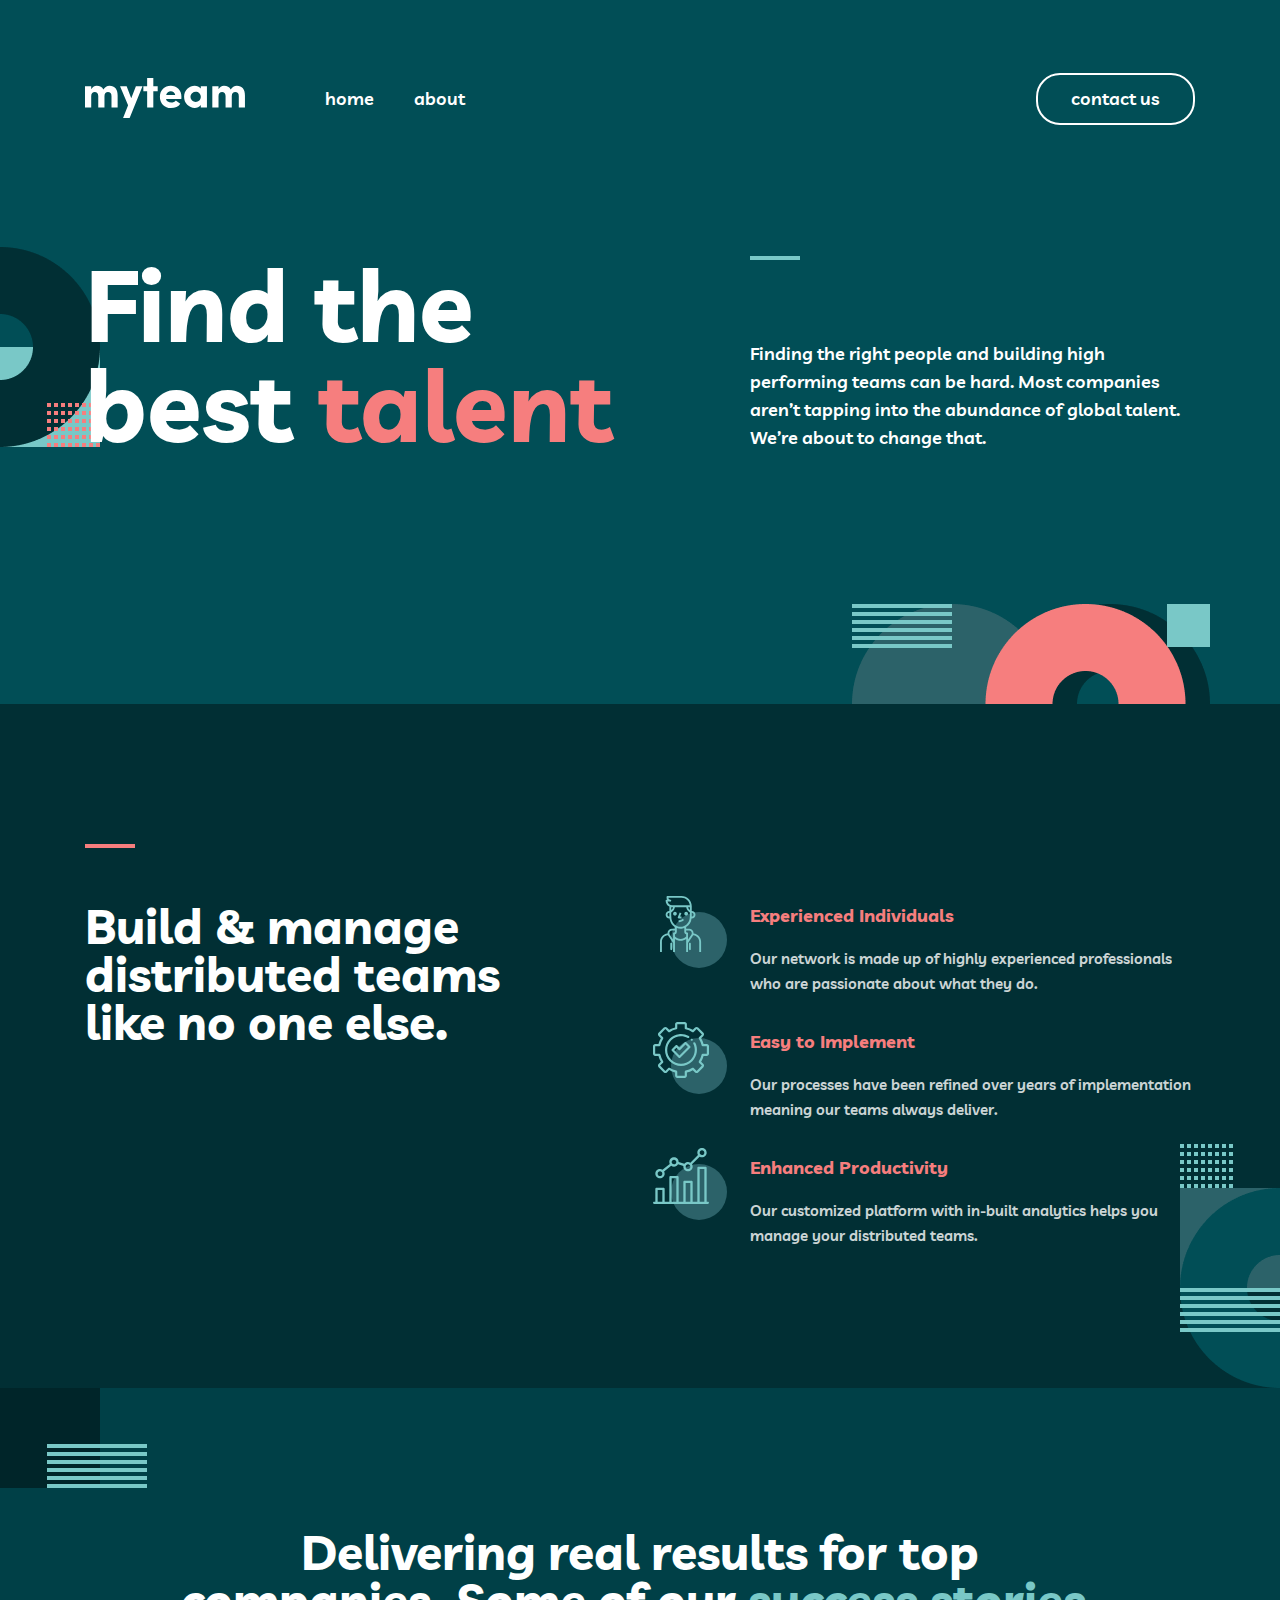
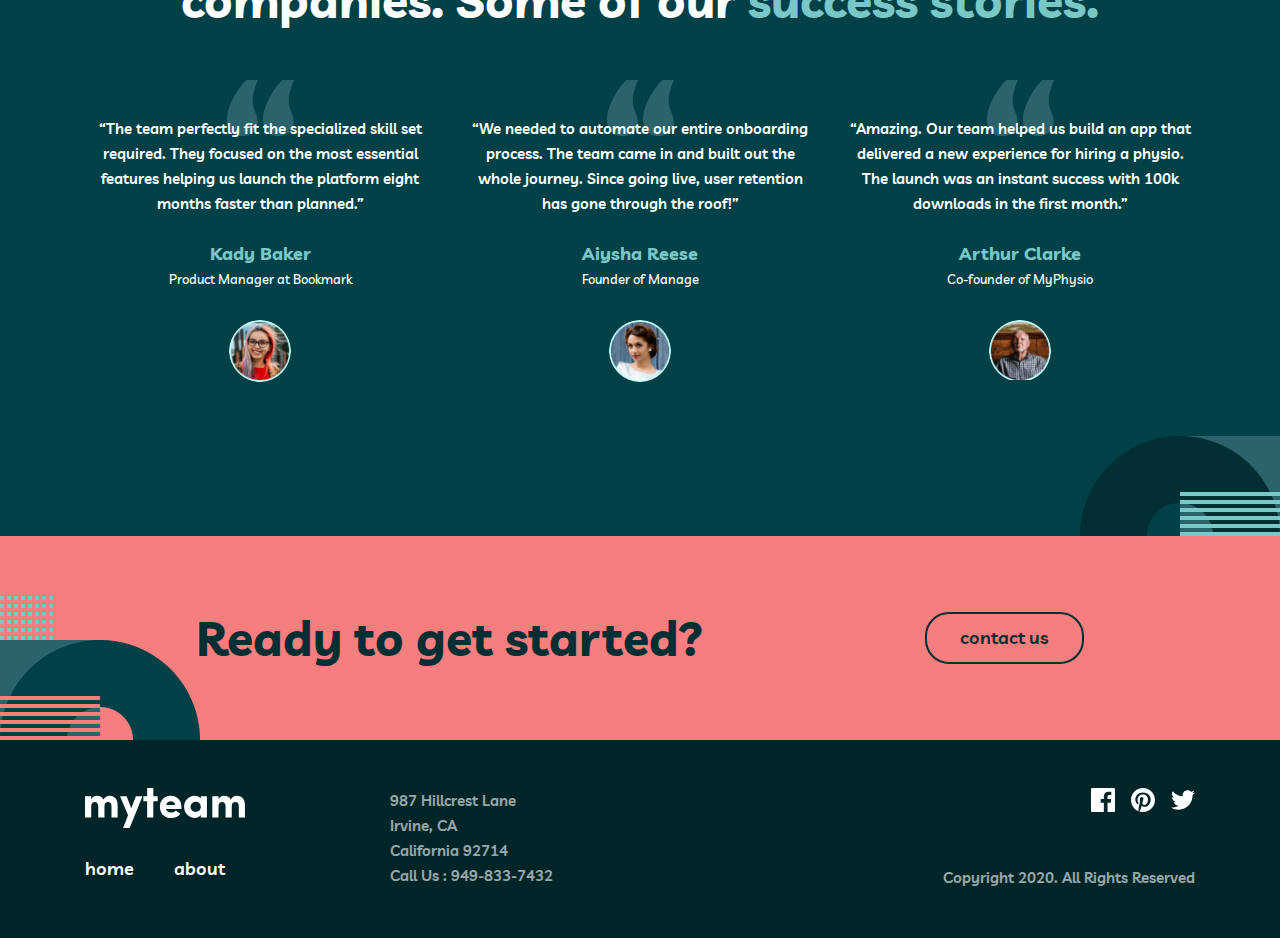
<file: index.html>
<!DOCTYPE html>
<html lang="en">

<head>
  <meta charset="UTF-8" />
  <meta http-equiv="X-UA-Compatible" content="IE=edge" />
  <meta name="viewport" content="width=device-width, initial-scale=1.0" />
  <title>Home</title>
  <link rel="stylesheet" href="./css/style.css" />
</head>

<body>
  <!-- HEADER -->

  <header class="header" id="header">
    <div class="container">
      <a href="#" class="logo"><img src="./images/myteam.svg" alt="logo" class="logo_img"></a>
      <nav class="nav">
        <ul class="nav__ul">
          <li class="nav__list"><a href="index.html" class="nav__link">home</a></li>
          <li class="nav__list"><a href="about.html" class="nav__link">about</a></li>
        </ul>
      </nav>
      <a href="contact.html" class="btn btn--header">contact us</a>
      <input class="header__input" type="checkbox" id="check">
      <label class="header__label" for="check">
        <span class="header__hamburger"></span>
      </label>
      <div class="modal">
        <div class="modal__body">
          <nav class="modal__nav">
            <ul class="modal__ul">
              <li class="modal__list"><a href="index.html" class="modal__link">home</a></li>
              <li class="modal__list"><a href="about.html" class="modal__link">about</a></li>
            </ul>
          </nav>
          <a href="contact.html" class="btn modal__btn">contact us</a>
          <!-- <a class="modal__x" href="#">&times;</a> -->
        </div>
      </div>
    </div>
  </header>

  <!-- MAIN -->

  <main class="main">
    <!-- section1 TALENT -->

    <section class="talent">
      <div class="container">
        <h1 class="talent__h1">Find the best <span class="talent__span">talent</span></h1>
        <p class="talent__p">Finding the right people and building high performing teams can be hard. Most companies
          aren’t tapping into the abundance of global talent. We’re about to change that.</p>
      </div>
    </section>

    <!-- section2 BUILD -->

    <section class="build">
      <div class="container">
        <h3 class="h3 h3--build">
          Build & manage distributed teams like no one else.
        </h3>
        <ul class="build__ul">
          <li class="build__list build__list-toxir">
            <a href="#" class="build__link">
              <img class="build__link-img" src="./images/toxir.svg" alt="toxir">
              <span class="build__text">
                <span class="p-18 p-18--build">Experienced
                  Individuals
                </span>
                <span class="p-15 p-15--build">Our network is made up of highly experienced professionals who are
                  passionate about what they do.
                </span>
              </span>
            </a>
          </li>

          <li class="build__list build__list-nastroyka">
            <a href="#" class="build__link">
              <img class="build__link-img" src="./images/nastroyka.svg" alt="toxir">
              <span class="build__text">
                <span class="p-18 p-18--build">Easy to
                  Implement
                </span>
                <span class="p-15 p-15--build">Our processes have been refined over years of implementation meaning our
                  teams always deliver.
                </span>
              </span>
            </a>
          </li>

          <li class="build__list build__list-enhanced">
            <a href="#" class="build__link">
              <img class="build__link-img" src="./images/enhanced.svg" alt="toxir">
              <span class="build__text">
                <span class="p-18 p-18--build">Enhanced
                  Productivity
                </span>
                <span class="p-15 p-15--build">Our customized platform with in-built analytics helps you manage your
                  distributed teams.
                </span>
              </span>
            </a>
          </li>
        </ul>
      </div>
    </section>

    <!-- section 3 SUCCESS -->

    <section class="success">
      <div class="container">
        <h3 class="h3 h3--success">
          Delivering real results for top companies. Some of our <span class="h3--success__span"> success
            stories.</span>
        </h3>

        <div class="boxs">
          <a class="box box--setora" href="#">
            <span class="p-15 p-15--success">
              “The team perfectly fit the specialized skill set required. They focused on the most essential features
              helping us launch the platform eight months faster than planned.”
            </span>
            <span class="p-18 p-18--success">
              Kady Baker
            </span>
            <span class="box__p-13">Product Manager at Bookmark</span>
          </a>

          <a class="box box--malika" href="#">
            <span class="p-15 p-15--success">
              “We needed to automate our entire onboarding process. The team came in and built out the whole journey.
              Since going live, user retention has gone through the roof!”
            </span>
            <span class="p-18 p-18--success">
              Aiysha Reese
            </span>
            <span class="box__p-13">Founder of Manage</span>
          </a>

          <a class="box box--jek" href="#">
            <span class="p-15 p-15--success">
              “Amazing. Our team helped us build an app that delivered a new experience for hiring a physio. The launch
              was an instant success with 100k downloads in the first month.”
            </span>
            <span class="p-18 p-18--success">
              Arthur Clarke
            </span>
            <span class="box__p-13">Co-founder of MyPhysio</span>
          </a>
        </div>
      </div>
    </section>

    <!-- section 4 STARTED -->

    <section class="started">
      <div class="container">
        <h3 class="h3 h3--started">
          Ready to get started?
        </h3>
        <a href="#" class="btn btn--started">contact us</a>
      </div>
    </section>
  </main>

  <!-- FOOTER -->

  <footer class="footer">
    <div class="container">
      <div class="footer__left">
        <div class="logo-nav">
          <a href="#" class="logo"><img src="./images/myteam.svg" alt="logo" class="logo_img"></a>
          <nav class="nav nav--footer">
            <ul class="nav__ul">
              <li class="nav__list nav__list-1"><a href="#" class="nav__link">home</a></li>
              <li class="nav__list"><a href="#" class="nav__link">about</a></li>
            </ul>
          </nav>
        </div>

        <address class="p-15 p-15--footer">
          987 Hillcrest Lane <br> Irvine, CA <br> California 92714
          <a class="tell" href="tel:9498337432"> Call Us : 949-833-7432</a>
        </address>
      </div>

      <div class="footer__communication">
        <ul class="footer__ul">
          <li class="footer__list"><a href="#" class="footer__link"><img src="./images/facebook.svg" alt="rasm"
                class="footer__img"></a></li>
          <li class="footer__list"><a href="#" class="footer__link"><img src="./images/q.svg" alt="rasm"
                class="footer__img"></a></li>
          <li class="footer__list"><a href="#" class="footer__link"><img src="./images/twitter.svg" alt="rasm"
                class="footer__img"></a></li>
        </ul>

        <div class="p-15 p-15--communication">
          Copyright 2020. All Rights Reserved
        </div>
      </div>
    </div>
  </footer>
  <script src="./scripts/script.js"></script>
</body>

</html>
</file>
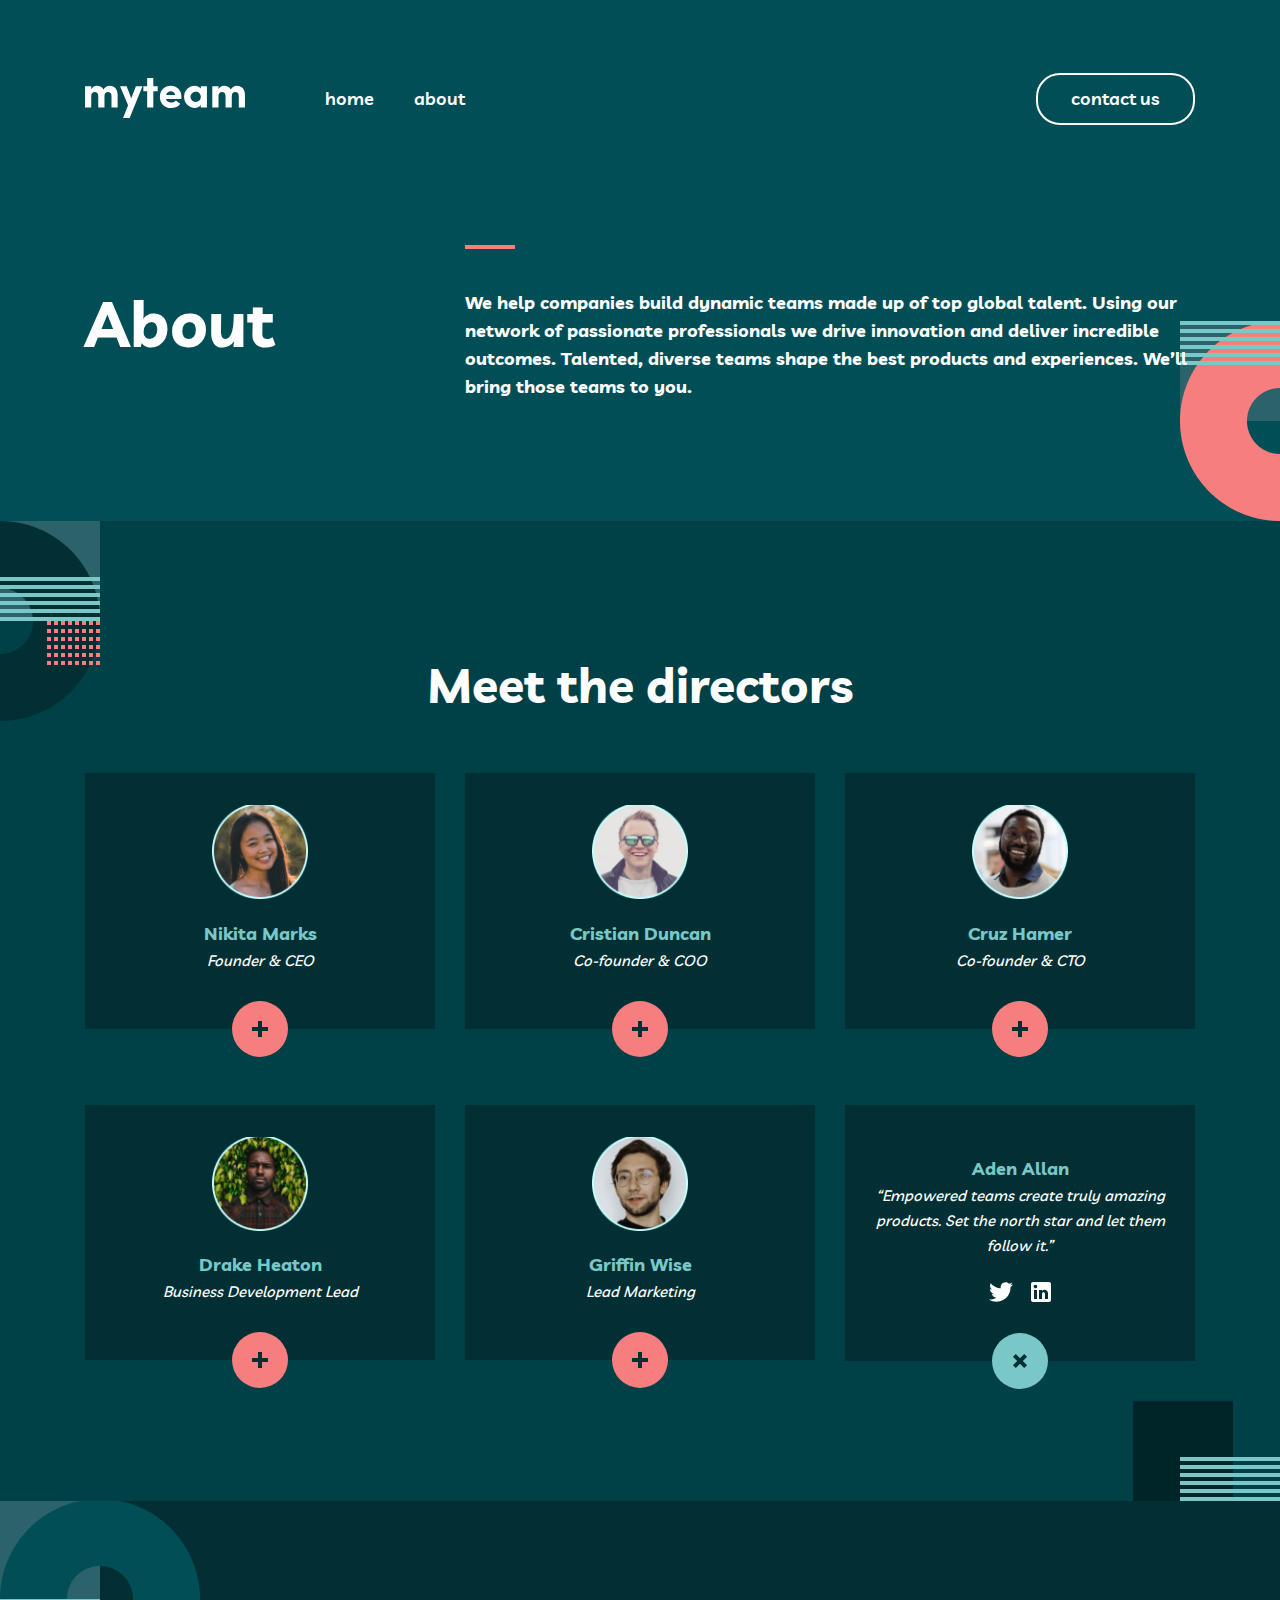
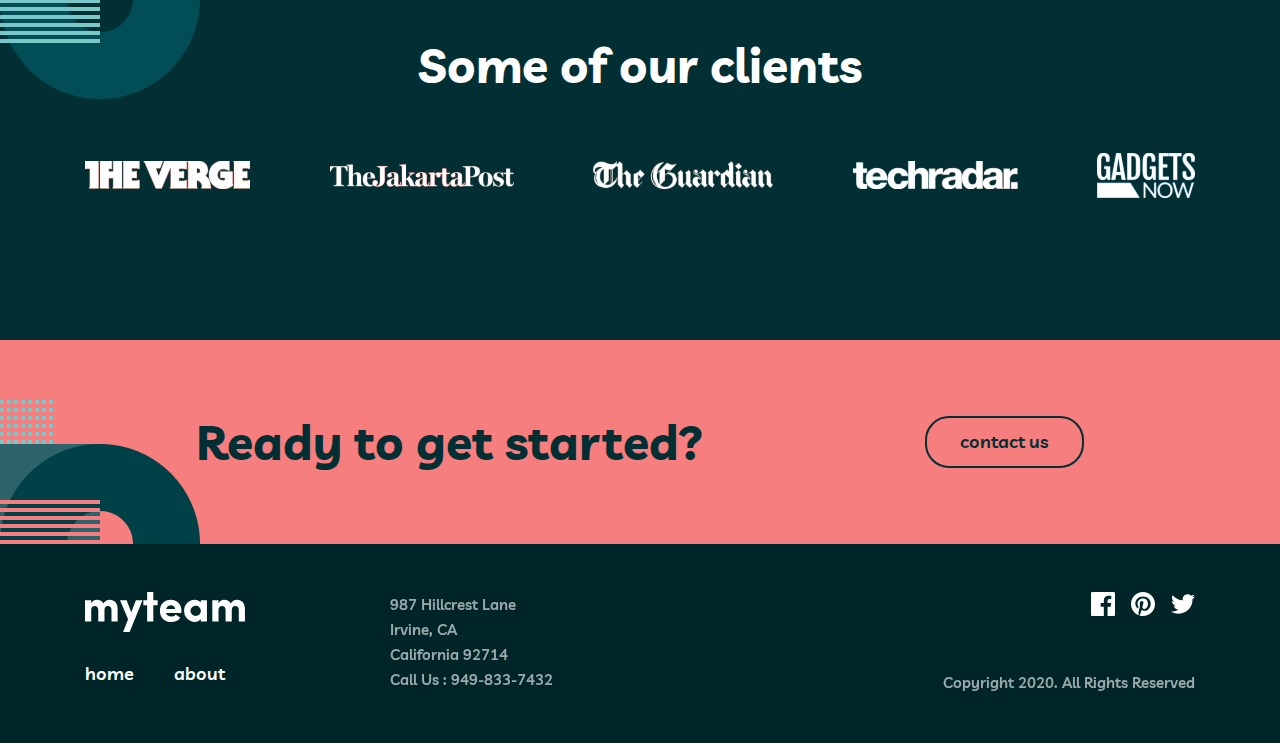
<file: about.html>
<!DOCTYPE html>
<html lang="en">

<head>
  <meta charset="UTF-8" />
  <meta http-equiv="X-UA-Compatible" content="IE=edge" />
  <meta name="viewport" content="width=device-width, initial-scale=1.0" />
  <title>About</title>
  <link rel="stylesheet" href="./css/style.css" />
</head>

<body>
  <!-- HEADER -->

  <header class="header">
    <div class="container">
      <a href="#" class="logo"><img src="./images/myteam.svg" alt="logo" class="logo_img"></a>
      <nav class="nav">
        <ul class="nav__ul">
          <li class="nav__list"><a href="index.html" class="nav__link">home</a></li>
          <li class="nav__list"><a href="about.html" class="nav__link">about</a></li>
        </ul>
      </nav>
      <a href="contact.html" class="btn btn--header">contact us</a>
      <input class="header__input" type="checkbox" id="check">
      <label class="header__label" for="check">
        <span class="header__hamburger"></span>
      </label>
      <div class="modal">
        <div class="modal__body">
          <nav class="modal__nav">
            <ul class="modal__ul">
              <li class="modal__list"><a href="#" class="modal__link">home</a></li>
              <li class="modal__list"><a href="#" class="modal__link">about</a></li>
            </ul>
          </nav>
          <a href="#" class="btn modal__btn">contact us</a>
          <!-- <a class="modal__x" href="#">&times;</a> -->
        </div>
      </div>
    </div>
  </header>

  <!-- MAIN -->

  <main class="main">

    <!-- section 1 ABOUT -->

    <section class="about">
      <div class="container">
        <h2 class="h2 h2--about">
          About
        </h2>
        <p class="p-18 p-18--about">
          We help companies build dynamic teams made up of top global talent. Using our network of passionate
          professionals we drive innovation and deliver incredible outcomes. Talented, diverse teams shape the best
          products and experiences. We’ll bring those teams to you.
        </p>
      </div>
    </section>

    <!-- section 2 MEET THE DIRECTORS -->

    <section class="meet">
      <div class="container">
        <h3 class="h3 h3--about-meet">
          Meet the directors
        </h3>
        <div class="directors">
          <a class="director director--nikita" href="#">
            <span class="p-18 p-18--about-meet">Nikita Marks</span>
            <span class="p-15 p-15--about-meet">Founder & CEO</span>
            <span class="dumaloq"></span>
          </a>

          <a class="director director--cristian" href="#">
            <span class="p-18 p-18--about-meet">Cristian Duncan</span>
            <span class="p-15 p-15--about-meet">Co-founder & COO</span>
            <span class="dumaloq"></span>
          </a>

          <a class="director director--cruz" href="#">
            <span class="p-18 p-18--about-meet">Cruz Hamer</span>
            <span class="p-15 p-15--about-meet">Co-founder & CTO</span>
            <span class="dumaloq"></span>
          </a>

          <a class="director director--drake" href="#">
            <span class="p-18 p-18--about-meet">Drake Heaton</span>
            <span class="p-15 p-15--about-meet">Business Development Lead</span>
            <span class="dumaloq"></span>
          </a>

          <a class="director director--griffin" href="#">
            <span class="p-18 p-18--about-meet">Griffin Wise</span>
            <span class="p-15 p-15--about-meet">Lead Marketing</span>
            <span class="dumaloq"></span>
          </a>

          <a class="director director--aden" href="#">
            <span class="p-18 p-18--about-meet">Aden Allan</span>
            <span class="p-15 p-15--about-meet">“Empowered teams create truly amazing products. Set the north star and
              let them follow it.”
            </span>
            <span class="img">
              <img class="img__twitter" src="./images/twitter.svg" alt="twitter">
              <img class="img__in" src="./images/in.svg" alt="in">
            </span>
            <span class="dumaloq dumaloq--aden"></span>
          </a>
        </div>
      </div>
    </section>

    <!-- section3 CLIENTS-LOGO -->

    <section class="clients">
      <div class="container">
        <h3 class="h3">
          Some of our clients
        </h3>

        <ul class="clients__ul">
          <li class="clients__list">
            <a href="#" class="clients__link">
              <img class="clients__img-logo-1" src="./images/logo-1.svg" alt="logo">
            </a>
          </li>

          <li class="clients__list">
            <a href="#" class="clients__link">
              <img class="clients__img-logo-2" src="./images/logo-2.svg" alt="logo">
            </a>
          </li>

          <li class="clients__list">
            <a href="#" class="clients__link">
              <img class="clients__img-logo-3" src="./images/logo-3.svg" alt="logo">
            </a>
          </li>

          <li class="clients__list">
            <a href="#" class="clients__link">
              <img class="clients__img-logo-4" src="./images/logo-4.svg" alt="logo">
            </a>
          </li>

          <li class="clients__list">
            <a href="#" class="clients__link">
              <img class="clients__img-logo-5" src="./images/logo-5.svg" alt="logo">
            </a>
          </li>
        </ul>
      </div>
    </section>
    <!-- section 4 STARTED -->

    <section class="started">
      <div class="container">
        <h3 class="h3 h3--started">
          Ready to get started?
        </h3>
        <a href="#" class="btn btn--started">contact us</a>
      </div>
    </section>
  </main>

  <!-- FOOTER -->

  <footer class="footer">
    <div class="container">
      <div class="footer__left">
        <div class="logo-nav">
          <a href="#" class="logo"><img src="./images/myteam.svg" alt="logo" class="logo_img"></a>
          <nav class="nav nav--footer">
            <ul class="nav__ul">
              <li class="nav__list nav__list-1"><a href="#" class="nav__link">home</a></li>
              <li class="nav__list"><a href="#" class="nav__link">about</a></li>
            </ul>
          </nav>
        </div>

        <address class="p-15 p-15--footer">
          987 Hillcrest Lane <br> Irvine, CA <br> California 92714
          <a class="tell" href="tel:9498337432"> Call Us : 949-833-7432</a>
        </address>
      </div>

      <div class="footer__communication">
        <ul class="footer__ul">
          <li class="footer__list"><a href="#" class="footer__link"><img src="./images/facebook.svg" alt="rasm"
                class="footer__img"></a></li>
          <li class="footer__list"><a href="#" class="footer__link"><img src="./images/q.svg" alt="rasm"
                class="footer__img"></a></li>
          <li class="footer__list"><a href="#" class="footer__link"><img src="./images/twitter.svg" alt="rasm"
                class="footer__img"></a></li>
        </ul>

        <div class="p-15 p-15--communication">
          Copyright 2020. All Rights Reserved
        </div>
      </div>
    </div>
  </footer>
  <script src="./scripts/script.js"></script>
</body>

</html>
</file>
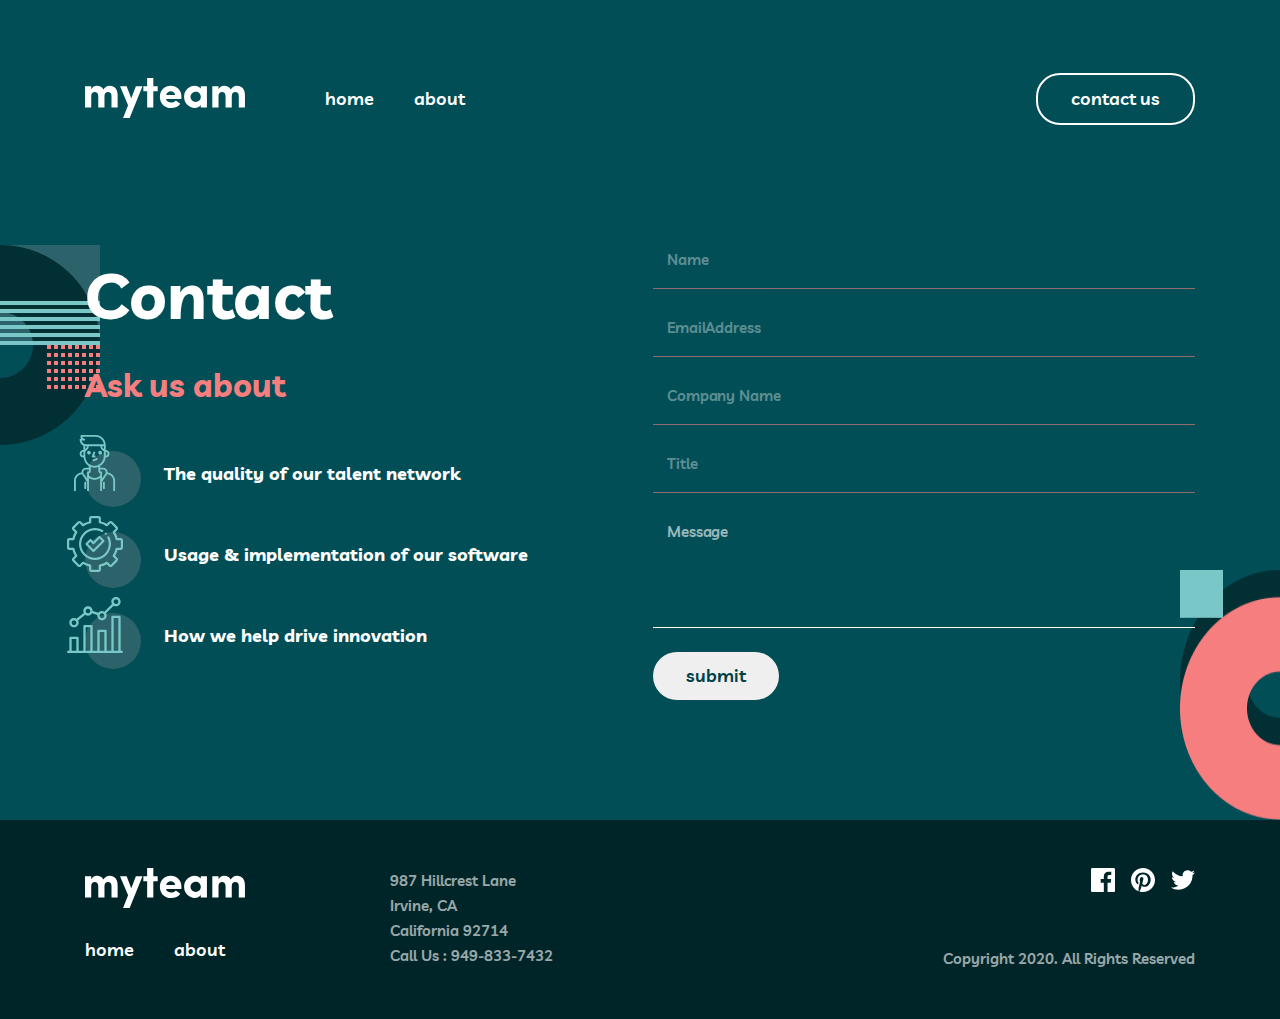
<file: contact.html>
<!DOCTYPE html>
<html lang="en">

<head>
  <meta charset="UTF-8" />
  <meta http-equiv="X-UA-Compatible" content="IE=edge" />
  <meta name="viewport" content="width=device-width, initial-scale=1.0" />
  <title>Contact</title>
  <link rel="stylesheet" href="./css/style.css" />
</head>

<body>
  <!-- HEADER -->

  <header class="header">
    <div class="container">
      <a href="#" class="logo"><img src="./images/myteam.svg" alt="logo" class="logo_img"></a>
      <nav class="nav">
        <ul class="nav__ul">
          <li class="nav__list"><a href="index.html" class="nav__link">home</a></li>
          <li class="nav__list"><a href="about.html" class="nav__link">about</a></li>
        </ul>
      </nav>
      <a href="contact.html" class="btn btn--header">contact us</a>
      <input class="header__input" type="checkbox" id="check">
      <label class="header__label" for="check">
        <span class="header__hamburger"></span>
      </label>
      <div class="modal">
        <div class="modal__body">
          <nav class="modal__nav">
            <ul class="modal__ul">
              <li class="modal__list"><a href="index.html" class="modal__link">home</a></li>
              <li class="modal__list"><a href="about.html" class="modal__link">about</a></li>
            </ul>
          </nav>
          <a href="contact.html" class="btn modal__btn">contact us</a>
          <!-- <a class="modal__x" href="#">&times;</a> -->
        </div>
      </div>
    </div>
  </header>

  <!-- MAIN -->

  <main class="main">

    <section class="contact">
      <div class="container">
        <div class="contact__left">
          <h2 class="h2">Contact</h2>
          <h4 class="h4">Ask us about</h4>
          <ul class="build__ul">
            <li class="build__list build__list-toxir build__list-contact">
              <a href="#" class="build__link build__link-contact">
                <img class="build__link-img build__link-img-contact" src="./images/toxir.svg" alt="toxir">
                <span class="p-18 p-18--contact">
                  The quality of our talent network
                </span>
              </a>
            </li>

            <li class="build__list build__list-nastroyka build__list-contact">
              <a href="#" class="build__link build__link-contact">
                <img class="build__link-img build__link-img-contact" src="./images/nastroyka.svg" alt="toxir">
                <span class="p-18 p-18--contact">
                  Usage & implementation of our software
                </span>
              </a>
            </li>

            <li class="build__list build__list-enhanced build__list-contact">
              <a href="#" class="build__link build__link-contact">
                <img class="build__link-img build__link-img-contact" src="./images/enhanced.svg" alt="toxir">
                <span class="p-18 p-18--contact">
                  How we help drive innovation
                </span>
              </a>
            </li>
          </ul>
        </div>

        <form action="http://echo." class="contact__right">
          <input class="contact__input" type="name" name="name" placeholder="Name" minlength="3" required>
          <input class="contact__input" type="email" name="email" placeholder="EmailAddress" required>
          <input class="contact__input" type="text" name="company_name" placeholder="Company Name" minlength="5"
            required>
          <input class="contact__input" type="text" name="title" placeholder="Title" minlength="5" required>
          <textarea class="contact__input contact__input-textarea" name="message" minlength="10" id=""
            placeholder="Message"></textarea>
          <button class="btn btn--form" type="submit">submit</button>
        </form>
      </div>
    </section>

  </main>

  <!-- FOOTER -->

  <footer class="footer">
    <div class="container">
      <div class="footer__left">
        <div class="logo-nav">
          <a href="#" class="logo"><img src="./images/myteam.svg" alt="logo" class="logo_img"></a>
          <nav class="nav nav--footer">
            <ul class="nav__ul">
              <li class="nav__list nav__list-1"><a href="#" class="nav__link">home</a></li>
              <li class="nav__list"><a href="#" class="nav__link">about</a></li>
            </ul>
          </nav>
        </div>

        <address class="p-15 p-15--footer">
          987 Hillcrest Lane <br> Irvine, CA <br> California 92714
          <a class="tell" href="tel:9498337432"> Call Us : 949-833-7432</a>
        </address>
      </div>

      <div class="footer__communication">
        <ul class="footer__ul">
          <li class="footer__list"><a href="#" class="footer__link"><img src="./images/facebook.svg" alt="rasm"
                class="footer__img"></a></li>
          <li class="footer__list"><a href="#" class="footer__link"><img src="./images/q.svg" alt="rasm"
                class="footer__img"></a></li>
          <li class="footer__list"><a href="#" class="footer__link"><img src="./images/twitter.svg" alt="rasm"
                class="footer__img"></a></li>
        </ul>

        <div class="p-15 p-15--communication">
          Copyright 2020. All Rights Reserved
        </div>
      </div>
    </div>
  </footer>
  <script src="./scripts/script.js"></script>
</body>

</html>
</file>
<file: css/style.css>
/* livvic-600 - latin */
@font-face {
  font-family: 'Livvic';
  font-style: normal;
  font-weight: 600;
  src: local(""), url("../fonts/livvic-v8-latin-600.woff2") format("woff2"), url("../fonts/livvic-v8-latin-600.woff") format("woff");
  /* Chrome 6+, Firefox 3.6+, IE 9+, Safari 5.1+ */ }

/* livvic-500 - latin */
@font-face {
  font-family: 'Livvic';
  font-style: normal;
  font-weight: 500;
  src: local(""), url("../fonts/livvic-v8-latin-500.woff2") format("woff2"), url("../fonts/livvic-v8-latin-500.woff") format("woff");
  /* Chrome 6+, Firefox 3.6+, IE 9+, Safari 5.1+ */ }

/* livvic-700 - latin */
@font-face {
  font-family: 'Livvic';
  font-style: normal;
  font-weight: 700;
  src: local(""), url("../fonts/livvic-v8-latin-700.woff2") format("woff2"), url("../fonts/livvic-v8-latin-700.woff") format("woff");
  /* Chrome 6+, Firefox 3.6+, IE 9+, Safari 5.1+ */ }

*,
* ::after,
* ::before {
  margin: 0;
  padding: 0;
  box-sizing: inherit; }

html {
  box-sizing: border-box;
  scroll-behavior: smooth;
  font-size: 62.5%; }

body {
  font-family: "Livvic", sans-serif; }

.container {
  max-width: 1140px;
  margin-right: auto;
  margin-left: auto;
  padding: 0 15px; }

.header .container, .nav__ul {
  display: flex;
  align-items: center; }

.talent .container, .boxs, .about .container, .directors, .clients__ul {
  display: flex;
  align-items: center;
  justify-content: space-between; }

body {
  background-color: red; }

.visually-hidden {
  clip: rect(0 0 0 0);
  -webkit-clip-path: inset(50%);
  clip-path: inset(50%);
  height: 1px;
  overflow: hidden;
  position: absolute;
  white-space: nowrap;
  width: 1px; }

.h3 {
  font-weight: bold;
  font-size: 4.8rem;
  line-height: 4.8rem; }
  @media only screen and (max-width: 56.25em) {
    .h3 {
      font-size: 3.2rem;
      line-height: 3.2rem; } }
  .h3--build {
    width: 44.5rem;
    position: relative; }
    @media only screen and (max-width: 56.25em) {
      .h3--build {
        margin-bottom: 6.4rem; } }
    @media only screen and (max-width: 37.5em) {
      .h3--build {
        width: 24rem;
        margin-bottom: 5.6rem;
        margin-bottom: 7.2rem; } }
    .h3--build::before {
      position: absolute;
      top: -5.8rem;
      left: 0;
      content: "";
      display: inline-block;
      width: 5rem;
      height: 4px;
      background-color: #F67E7E; }
  .h3--success {
    width: 93.2rem;
    margin-right: auto;
    margin-left: auto; }
    @media only screen and (max-width: 56.25em) {
      .h3--success {
        width: 57.3rem; } }
    @media only screen and (max-width: 37.5em) {
      .h3--success {
        width: 32.7rem; } }
    .h3--success__span {
      color: #79C8C7; }
  .h3--started {
    color: #012F34; }
    @media only screen and (max-width: 37.5em) {
      .h3--started {
        width: 32.7rem;
        text-align: center;
        margin-bottom: 2.4rem; } }

.p-18 {
  font-weight: bold;
  font-size: 1.8rem;
  line-height: 2.8rem;
  display: block; }
  @media only screen and (max-width: 56.25em) {
    .p-18 {
      font-size: 1.5rem; } }
  .p-18--build {
    color: #F67E7E;
    margin-bottom: 1.6rem; }
    @media only screen and (max-width: 37.5em) {
      .p-18--build {
        margin-bottom: .8rem; } }
  .p-18--success {
    margin-bottom: .2rem;
    color: #79C8C7; }
    @media only screen and (max-width: 56.25em) {
      .p-18--success {
        font-size: 1.8rem; } }
  .p-18--about {
    width: 73rem; }
    @media only screen and (max-width: 56.25em) {
      .p-18--about {
        width: 46rem; } }
    @media only screen and (max-width: 37.5em) {
      .p-18--about {
        width: 32.7rem;
        margin-left: auto;
        margin-right: auto; } }
    .p-18--about::before {
      content: "";
      display: inline-block;
      width: 5rem;
      height: 0.4rem;
      background-color: #F67E7E;
      display: flex;
      margin-bottom: 4rem; }
      @media only screen and (max-width: 56.25em) {
        .p-18--about::before {
          display: none; } }
    .p-18--about-meet {
      color: #79C8C7;
      width: 30.2rem; }
      @media only screen and (max-width: 56.25em) {
        .p-18--about-meet {
          width: 23.3rem;
          font-size: 1.8rem; } }
      @media only screen and (max-width: 37.5em) {
        .p-18--about-meet {
          margin-left: auto;
          margin-right: auto; } }
  .p-18--contact {
    color: #fff; }
    @media only screen and (max-width: 37.5em) {
      .p-18--contact {
        margin-left: 2.3rem;
        margin-top: -4rem;
        width: 20rem;
        text-align: start; } }

.p-15 {
  font-weight: 600;
  font-size: 1.5rem;
  line-height: 2.5rem;
  color: #fff;
  display: block; }
  .p-15--build {
    opacity: .8; }
  .p-15--success {
    margin-bottom: 2.4rem; }
    @media only screen and (max-width: 56.25em) {
      .p-15--success {
        width: 57.3rem;
        margin-bottom: 1.6rem; } }
    @media only screen and (max-width: 37.5em) {
      .p-15--success {
        width: 32.7rem; } }
  .p-15--footer {
    font-style: normal;
    width: 44.5rem;
    opacity: .6; }
    @media only screen and (max-width: 56.25em) {
      .p-15--footer {
        width: 28rem;
        text-align: end; } }
    @media only screen and (max-width: 37.5em) {
      .p-15--footer {
        text-align: center; } }
  .p-15--communication {
    margin-top: 5.1rem;
    opacity: .6; }
    @media only screen and (max-width: 56.25em) {
      .p-15--communication {
        margin-top: 0; } }
    @media only screen and (max-width: 37.5em) {
      .p-15--communication {
        text-align: center; } }
  .p-15--about-meet {
    font-style: italic;
    font-weight: 500;
    width: 30.2rem; }
    @media only screen and (max-width: 56.25em) {
      .p-15--about-meet {
        width: 23.3rem; } }
    @media only screen and (max-width: 37.5em) {
      .p-15--about-meet {
        margin-left: auto;
        margin-right: auto; } }

.box {
  width: 35rem;
  display: inline-block;
  text-decoration: none;
  padding-top: 3.6rem;
  background-image: url(../images/qoshtirnoq.png);
  background-size: 6.7rem 5.6rem;
  background-repeat: no-repeat;
  background-position: center 0; }
  @media only screen and (max-width: 56.25em) {
    .box {
      width: 57.3rem;
      margin-bottom: 4.8rem; } }
  @media only screen and (max-width: 37.5em) {
    .box {
      width: 32.7rem; } }
  .box::after {
    content: "";
    display: inline-block;
    background-size: contain;
    background-repeat: no-repeat;
    width: 6.2rem;
    height: 6.2rem;
    border-radius: 50%;
    margin-top: 3.2rem; }
    @media only screen and (max-width: 56.25em) {
      .box::after {
        margin-top: 1.6rem; } }
  .box--setora::after {
    background-image: url(../images/setora.png); }
  .box--malika::after {
    background-image: url(../images/malika.png); }
  .box--jek::after {
    background-image: url(../images/jek.png); }

.h2 {
  font-weight: bold;
  font-size: 6.4rem;
  line-height: 10rem;
  color: #fff; }
  @media only screen and (max-width: 56.25em) {
    .h2 {
      margin-bottom: 2.4rem;
      line-height: 5.6rem; } }
  @media only screen and (max-width: 37.5em) {
    .h2 {
      margin-bottom: 1.6rem;
      font-size: 4rem;
      line-height: 4rem; } }

.director {
  text-decoration: none;
  display: block;
  background-color: #012F34;
  padding: 3.2rem 2.4rem 5.6rem 2.4rem;
  margin-bottom: 7.6rem;
  position: relative; }
  @media only screen and (max-width: 37.5em) {
    .director {
      width: 100%;
      margin-bottom: 5.2rem; } }
  .director::before {
    content: "";
    display: inline-block;
    width: 9.6rem;
    height: 9.6rem;
    background-image: url("../images/nikita.png");
    background-size: contain;
    background-repeat: no-repeat;
    margin-bottom: 1.6rem; }
  .director--cristian::before {
    background-image: url(../images/cristian.png); }
  .director--cruz::before {
    background-image: url(../images/cruz.png); }
  .director--drake::before {
    background-image: url(../images/drake.png); }
  .director--griffin::before {
    background-image: url(../images/griffin.png); }
  .director--aden {
    padding-top: 3.9rem; }
    .director--aden::before {
      widows: 0;
      height: 0;
      background-image: none;
      margin-bottom: 0; }

/*! normalize.css v8.0.1 | MIT License | github.com/necolas/normalize.css */
/* Document
   ========================================================================== */
/**
 * 1. Correct the line height in all browsers.
 * 2. Prevent adjustments of font size after orientation changes in iOS.
 */
html {
  line-height: 1.15;
  /* 1 */
  -webkit-text-size-adjust: 100%;
  /* 2 */ }

/* Sections
   ========================================================================== */
/**
 * Remove the margin in all browsers.
 */
body {
  margin: 0; }

/**
 * Render the `main` element consistently in IE.
 */
main {
  display: block; }

/**
 * Correct the font size and margin on `h1` elements within `section` and
 * `article` contexts in Chrome, Firefox, and Safari.
 */
h1 {
  font-size: 2em;
  margin: 0.67em 0; }

/* Grouping content
   ========================================================================== */
/**
 * 1. Add the correct box sizing in Firefox.
 * 2. Show the overflow in Edge and IE.
 */
hr {
  box-sizing: content-box;
  /* 1 */
  height: 0;
  /* 1 */
  overflow: visible;
  /* 2 */ }

/**
 * 1. Correct the inheritance and scaling of font size in all browsers.
 * 2. Correct the odd `em` font sizing in all browsers.
 */
pre {
  font-family: monospace, monospace;
  /* 1 */
  font-size: 1em;
  /* 2 */ }

/* Text-level semantics
   ========================================================================== */
/**
 * Remove the gray background on active links in IE 10.
 */
a {
  background-color: transparent; }

/**
 * 1. Remove the bottom border in Chrome 57-
 * 2. Add the correct text decoration in Chrome, Edge, IE, Opera, and Safari.
 */
abbr[title] {
  border-bottom: none;
  /* 1 */
  text-decoration: underline;
  /* 2 */
  text-decoration: underline dotted;
  /* 2 */ }

/**
 * Add the correct font weight in Chrome, Edge, and Safari.
 */
b,
strong {
  font-weight: bolder; }

/**
 * 1. Correct the inheritance and scaling of font size in all browsers.
 * 2. Correct the odd `em` font sizing in all browsers.
 */
code,
kbd,
samp {
  font-family: monospace, monospace;
  /* 1 */
  font-size: 1em;
  /* 2 */ }

/**
 * Add the correct font size in all browsers.
 */
small {
  font-size: 80%; }

/**
 * Prevent `sub` and `sup` elements from affecting the line height in
 * all browsers.
 */
sub,
sup {
  font-size: 75%;
  line-height: 0;
  position: relative;
  vertical-align: baseline; }

sub {
  bottom: -0.25em; }

sup {
  top: -0.5em; }

/* Embedded content
   ========================================================================== */
/**
 * Remove the border on images inside links in IE 10.
 */
img {
  border-style: none; }

/* Forms
   ========================================================================== */
/**
 * 1. Change the font styles in all browsers.
 * 2. Remove the margin in Firefox and Safari.
 */
button,
input,
optgroup,
select,
textarea {
  font-family: inherit;
  /* 1 */
  font-size: 100%;
  /* 1 */
  line-height: 1.15;
  /* 1 */
  margin: 0;
  /* 2 */ }

/**
 * Show the overflow in IE.
 * 1. Show the overflow in Edge.
 */
button,
input {
  /* 1 */
  overflow: visible; }

/**
 * Remove the inheritance of text transform in Edge, Firefox, and IE.
 * 1. Remove the inheritance of text transform in Firefox.
 */
button,
select {
  /* 1 */
  text-transform: none; }

/**
 * Correct the inability to style clickable types in iOS and Safari.
 */
button,
[type="button"],
[type="reset"],
[type="submit"] {
  -webkit-appearance: button; }

/**
 * Remove the inner border and padding in Firefox.
 */
button::-moz-focus-inner,
[type="button"]::-moz-focus-inner,
[type="reset"]::-moz-focus-inner,
[type="submit"]::-moz-focus-inner {
  border-style: none;
  padding: 0; }

/**
 * Restore the focus styles unset by the previous rule.
 */
button:-moz-focusring,
[type="button"]:-moz-focusring,
[type="reset"]:-moz-focusring,
[type="submit"]:-moz-focusring {
  outline: 1px dotted ButtonText; }

/**
 * Correct the padding in Firefox.
 */
fieldset {
  padding: 0.35em 0.75em 0.625em; }

/**
 * 1. Correct the text wrapping in Edge and IE.
 * 2. Correct the color inheritance from `fieldset` elements in IE.
 * 3. Remove the padding so developers are not caught out when they zero out
 *    `fieldset` elements in all browsers.
 */
legend {
  box-sizing: border-box;
  /* 1 */
  color: inherit;
  /* 2 */
  display: table;
  /* 1 */
  max-width: 100%;
  /* 1 */
  padding: 0;
  /* 3 */
  white-space: normal;
  /* 1 */ }

/**
 * Add the correct vertical alignment in Chrome, Firefox, and Opera.
 */
progress {
  vertical-align: baseline; }

/**
 * Remove the default vertical scrollbar in IE 10+.
 */
textarea {
  overflow: auto; }

/**
 * 1. Add the correct box sizing in IE 10.
 * 2. Remove the padding in IE 10.
 */
[type="checkbox"],
[type="radio"] {
  box-sizing: border-box;
  /* 1 */
  padding: 0;
  /* 2 */ }

/**
 * Correct the cursor style of increment and decrement buttons in Chrome.
 */
[type="number"]::-webkit-inner-spin-button,
[type="number"]::-webkit-outer-spin-button {
  height: auto; }

/**
 * 1. Correct the odd appearance in Chrome and Safari.
 * 2. Correct the outline style in Safari.
 */
[type="search"] {
  -webkit-appearance: textfield;
  /* 1 */
  outline-offset: -2px;
  /* 2 */ }

/**
 * Remove the inner padding in Chrome and Safari on macOS.
 */
[type="search"]::-webkit-search-decoration {
  -webkit-appearance: none; }

/**
 * 1. Correct the inability to style clickable types in iOS and Safari.
 * 2. Change font properties to `inherit` in Safari.
 */
::-webkit-file-upload-button {
  -webkit-appearance: button;
  /* 1 */
  font: inherit;
  /* 2 */ }

/* Interactive
   ========================================================================== */
/*
 * Add the correct display in Edge, IE 10+, and Firefox.
 */
details {
  display: block; }

/*
 * Add the correct display in all browsers.
 */
summary {
  display: list-item; }

/* Misc
   ========================================================================== */
/**
 * Add the correct display in IE 10+.
 */
template {
  display: none; }

/**
 * Add the correct display in IE 10.
 */
[hidden] {
  display: none; }

.btn {
  display: inline-block;
  text-decoration: none;
  color: #fff;
  font-weight: 600;
  font-size: 1.8rem;
  line-height: 2.8rem;
  padding: 1rem 3.3rem;
  border: 0.2rem solid #fff;
  border-radius: 2.4rem; }
  .btn--header {
    margin-left: auto; }
    @media only screen and (max-width: 37.5em) {
      .btn--header {
        display: none; } }
    .btn--header:hover {
      background-color: #fff;
      color: #002529;
      transition: all .4s ease-in-out; }
    .btn--header:active {
      opacity: .25;
      transition: all .2s ease-out;
      background-color: inherit;
      color: inherit; }
  .btn--started {
    color: #012F34;
    border: 0.2rem solid #012F34; }
    .btn--started:hover {
      background-color: #012F34;
      color: #fff;
      transition: all .4s ease-in-out; }
    .btn--started:active {
      background-color: #fff;
      color: #012F34;
      opacity: .25;
      transition: all .2s ease-in-out; }
  .btn--form {
    color: #004047;
    cursor: pointer;
    border: none; }
    .btn--form:hover {
      background-color: #79C8C7;
      transition: all .4s ease-in; }
    .btn--form:active {
      opacity: .25;
      background-color: #fff;
      transition: all .2s ease-in; }

.modal {
  visibility: hidden;
  opacity: 0;
  position: fixed;
  top: 0;
  left: 0;
  background-color: rgba(0, 0, 0, 0.6);
  width: 100vw;
  height: 100%;
  display: flex;
  justify-content: flex-end; }
  .modal__body {
    background-color: #2C6269;
    padding: 11.2rem 4.8rem;
    width: 70vw;
    height: 100vh;
    background-image: url(../images/section1-img-about.png);
    background-repeat: no-repeat;
    background-size: 20rem 20rem;
    background-position: calc(100% + 10rem) bottom;
    z-index: 10; }
    @media only screen and (min-resolution: 192dpi) and (min-width: 376px), (min-width: 2000px) {
      .modal__body {
        background-image: url(../images/section1-img-about@2x.png); } }
  .modal__list {
    list-style: none;
    margin-bottom: 2.4rem; }
  .modal__link {
    text-decoration: none;
    color: #fff;
    font-weight: 600;
    font-size: 1.8rem;
    line-height: 2.8rem; }
  .modal__x {
    position: absolute;
    top: 5.6rem;
    right: 2.5rem;
    font-size: 3.8rem;
    text-decoration: none;
    color: #fff; }

.header .container {
  margin-top: 7.3rem; }
  @media only screen and (max-width: 56.25em) {
    .header .container {
      margin-top: 6.4rem; } }
  @media only screen and (max-width: 37.5em) {
    .header .container {
      justify-content: space-between; } }

.header__input {
  display: none; }

.header__input:checked ~ .modal {
  visibility: visible;
  opacity: 1;
  z-index: 10;
  transition: all 0.4s cubic-bezier(0, 1.32, 0.96, 0.46); }

.header__input:checked + .header__label .header__hamburger {
  visibility: hidden; }

.header__input:checked + .header__label .header__hamburger::before,
.header__input:checked + .header__label .header__hamburger::after {
  visibility: visible;
  top: 0; }

.header__input:checked + .header__label .header__hamburger::before {
  transform: rotate(135deg);
  transition: all .2s ease-in-out; }

.header__input:checked + .header__label .header__hamburger::after {
  transform: rotate(-135deg);
  transition: all .2s ease-in-out; }

.header__label {
  cursor: pointer;
  display: none;
  position: relative;
  z-index: 22; }
  @media only screen and (max-width: 37.5em) {
    .header__label {
      display: block; } }

.header__hamburger {
  display: inline-block;
  width: 2rem;
  height: .3rem;
  background-color: #fff;
  position: relative; }
  .header__hamburger::before, .header__hamburger::after {
    content: "";
    display: inline-block;
    width: 2rem;
    height: 0.3rem;
    background-color: #fff; }
  .header__hamburger::before {
    position: absolute;
    top: -7px; }
  .header__hamburger::after {
    position: absolute;
    bottom: -7px; }

.nav {
  margin-left: 8rem; }
  @media only screen and (max-width: 37.5em) {
    .nav {
      display: none; } }
  .nav__list {
    list-style: none;
    margin-right: 4rem; }
    @media only screen and (max-width: 37.5em) {
      .nav__list {
        margin-right: 0; } }
    @media only screen and (max-width: 37.5em) {
      .nav__list-1 {
        margin-right: 2.4rem; } }
  .nav__link {
    text-decoration: none;
    color: #fff;
    font-weight: 600;
    font-size: 1.8rem;
    line-height: 2.8rem; }
  .nav--footer {
    margin-left: 0;
    margin-top: 2.5rem; }
    @media only screen and (max-width: 37.5em) {
      .nav--footer {
        display: block; } }

.footer {
  background-color: #002529;
  padding: 4.8rem 0; }
  @media only screen and (max-width: 56.25em) {
    .footer {
      padding: 5.6rem 0; } }
  @media only screen and (max-width: 37.5em) {
    .footer {
      padding: 6.5rem; } }
  .footer .container {
    display: flex;
    align-items: flex-start;
    justify-content: space-between; }
    @media only screen and (max-width: 56.25em) {
      .footer .container {
        flex-direction: column;
        justify-content: space-between; } }
  .footer__left {
    display: flex; }
    @media only screen and (max-width: 56.25em) {
      .footer__left {
        width: 100%; } }
    @media only screen and (max-width: 37.5em) {
      .footer__left {
        flex-direction: column;
        align-items: center; } }
  .footer__communication {
    text-align: end; }
    @media only screen and (max-width: 56.25em) {
      .footer__communication {
        display: flex;
        align-items: center;
        justify-content: space-between;
        width: 100%;
        margin-top: 3.2rem; } }
    @media only screen and (max-width: 37.5em) {
      .footer__communication {
        flex-direction: column;
        margin-top: 4rem; } }
  .footer__ul {
    list-style: none;
    display: flex;
    justify-content: flex-end; }
    @media only screen and (max-width: 37.5em) {
      .footer__ul {
        margin-bottom: 1.6rem; } }
  .footer__link {
    display: inline-block; }
  .footer__img {
    display: inline-block;
    width: 2.4rem;
    height: 2.4rem;
    margin-left: 1.6rem; }
    @media only screen and (max-width: 56.25em) {
      .footer__img {
        margin-left: 0;
        margin-right: 1.6rem; } }

.tell {
  text-decoration: none;
  display: block;
  color: #fff; }

.logo-nav {
  margin-right: 12.5rem; }
  @media only screen and (max-width: 56.25em) {
    .logo-nav {
      margin-right: auto; } }
  @media only screen and (max-width: 37.5em) {
    .logo-nav {
      margin-right: 0;
      text-align: center;
      margin-bottom: 2.4rem; } }

body {
  background-color: #014E56;
  color: #fff; }

.logo {
  text-decoration: none;
  display: inline-block; }
  .logo_img {
    width: 16rem;
    height: 4rem; }
    @media only screen and (max-width: 37.5em) {
      .logo_img {
        width: 12.8rem;
        height: 3.2rem; } }

.talent {
  margin-top: calc(12.9rem - 6.7rem);
  background-image: url(../images/talent-img-1.png);
  background-repeat: no-repeat;
  background-size: 20rem 20rem;
  background-position: -10rem 6rem; }
  @media only screen and (min-resolution: 192dpi) and (min-width: 376px), (min-width: 2000px) {
    .talent {
      background-image: url(../images/talent-img-1@2x.png); } }
  @media only screen and (max-width: 56.25em) {
    .talent {
      background-image: none;
      text-align: center;
      margin-top: calc(11.2rem - 6.7rem); } }
  @media only screen and (max-width: 37.5em) {
    .talent {
      margin-top: 8rem; } }
  .talent .container {
    background-image: url(../images/talent-img-2.png);
    background-repeat: no-repeat;
    background-size: 35.8rem 10rem;
    background-position: right bottom;
    padding-bottom: calc(25rem - 6.7rem); }
    @media only screen and (min-resolution: 192dpi) and (min-width: 376px), (min-width: 2000px) {
      .talent .container {
        background-image: url(../images/talent-img-2@2x.png); } }
    @media only screen and (max-width: 56.25em) {
      .talent .container {
        flex-direction: column;
        background-position: center bottom;
        padding-bottom: calc(25.6rem - 6.7rem); } }
    @media only screen and (max-width: 37.5em) {
      .talent .container {
        padding-bottom: 19.7rem; } }
  .talent__h1 {
    font-weight: bold;
    font-size: 10rem;
    line-height: 10rem;
    width: 55.5rem; }
    @media only screen and (max-width: 56.25em) {
      .talent__h1 {
        font-size: 6.4rem;
        line-height: 5.6rem; } }
    @media only screen and (max-width: 37.5em) {
      .talent__h1 {
        font-size: 4rem;
        line-height: 4rem;
        width: 24rem;
        margin-bottom: 1.8rem;
        margin-top: 0; } }
  .talent__span {
    color: #F67E7E; }
  .talent__p {
    width: 44.5rem;
    font-weight: 600;
    font-size: 1.8rem;
    line-height: 2.8rem; }
    @media only screen and (max-width: 37.5em) {
      .talent__p {
        width: 32.7rem;
        font-size: 1.5rem; } }
    .talent__p::before {
      content: "";
      display: inline-block;
      width: 5rem;
      height: 4px;
      background-color: #79C8C7;
      margin-bottom: 8rem;
      display: flex; }
      @media only screen and (max-width: 56.25em) {
        .talent__p::before {
          display: none; } }

.build {
  background-color: #012F34;
  padding-top: 19.8rem;
  padding-bottom: calc(14rem - 3.2rem);
  background-image: url(../images/section2-img.png);
  background-repeat: no-repeat;
  background-size: 20rem, 24.4rem;
  background-position: calc(100% + 10rem) bottom; }
  @media only screen and (min-resolution: 192dpi) and (min-width: 376px), (min-width: 2000px) {
    .build {
      background-image: url(../images/section2-img@2x.png); } }
  @media only screen and (max-width: 56.25em) {
    .build {
      background-position: calc(100% + 10rem) top;
      padding-top: 10rem;
      padding-bottom: calc(10rem - 3.2rem); } }
  @media only screen and (max-width: 37.5em) {
    .build {
      padding-bottom: calc(6.4rem - 4.8rem); } }
  .build .container {
    display: flex;
    align-items: flex-start;
    justify-content: space-between; }
    @media only screen and (max-width: 56.25em) {
      .build .container {
        flex-direction: column;
        padding: 0 9.8rem; } }
    @media only screen and (max-width: 37.5em) {
      .build .container {
        padding: 0 1.5rem; } }
  @media only screen and (max-width: 37.5em) {
    .build__ul {
      margin-left: auto;
      margin-right: auto; } }
  .build__list {
    list-style: none; }
    .build__list-contact {
      margin-bottom: 1.5rem; }
  .build__link {
    text-decoration: none;
    display: flex;
    position: relative; }
    @media only screen and (max-width: 37.5em) {
      .build__link {
        flex-direction: column;
        align-items: center; } }
    .build__link-img {
      width: 5.6rem;
      height: 5.6rem;
      position: absolute;
      top: -.6rem;
      left: -1.8rem; }
      @media only screen and (max-width: 37.5em) {
        .build__link-img {
          top: -1.5rem;
          left: 12rem; } }
      @media only screen and (max-width: 37.5em) {
        .build__link-img-contact {
          top: -1.6rem;
          left: -1.6rem; } }
    .build__link::before {
      content: "";
      display: inline-block;
      width: 5.6rem;
      height: 5.6rem;
      background-color: #2C6269;
      border-radius: 50%;
      margin-right: 2.3rem;
      margin-top: 1rem; }
      @media only screen and (max-width: 37.5em) {
        .build__link::before {
          margin: 0;
          margin-bottom: 1.6rem; } }
    .build__link-contact {
      align-items: center; }
      @media only screen and (max-width: 37.5em) {
        .build__link-contact {
          flex-direction: row; } }
  .build__text {
    display: inline-block;
    width: 44.5rem;
    margin-bottom: 3.2rem; }
    @media only screen and (max-width: 37.5em) {
      .build__text {
        width: 32.7rem;
        text-align: center;
        margin-bottom: 4.8rem; } }

.success {
  background-color: #004047;
  text-align: center;
  padding-top: 14rem;
  padding-bottom: 15.1rem;
  background-image: url(../images/section3-img-1.png), url(../images/section3-img-2.png);
  background-size: 14.7rem 10rem, 20rem 10rem;
  background-repeat: no-repeat;
  background-position: left top, right bottom; }
  @media only screen and (min-resolution: 192dpi) and (min-width: 376px), (min-width: 2000px) {
    .success {
      background-image: url(../images/section3-img-1@2x.png), url(../images/section3-img-2@2x.png); } }
  @media only screen and (max-width: 56.25em) {
    .success {
      padding-top: 10rem;
      padding-bottom: calc(10rem - 4.8rem); } }
  @media only screen and (max-width: 37.5em) {
    .success {
      padding-top: 14rem;
      padding-bottom: calc(16.4rem - 4.8rem); } }

.boxs {
  margin-top: calc(9.2rem - 3.6rem); }
  @media only screen and (max-width: 56.25em) {
    .boxs {
      flex-direction: column; } }

.box__p-13 {
  font-weight: 500;
  font-size: 1.3rem;
  line-height: 1.8rem;
  color: #fff;
  display: block; }

.started {
  padding: 7.6rem 0;
  background-color: #F67E7E;
  background-image: url(../images/section4-img.png);
  background-size: 20rem 14.4rem;
  background-repeat: no-repeat;
  background-position: left bottom; }
  @media only screen and (min-resolution: 192dpi) and (min-width: 376px), (min-width: 2000px) {
    .started {
      background-image: url(../../images/section4-img@2x.png); } }
  @media only screen and (max-width: 37.5em) {
    .started {
      padding: 8.3rem; } }
  .started .container {
    display: flex;
    align-items: center;
    justify-content: space-around; }
    @media only screen and (max-width: 37.5em) {
      .started .container {
        flex-direction: column; } }

.about {
  padding: 12rem 0;
  background-image: url("../images/section1-img-about.png");
  background-size: 20rem 20rem;
  background-repeat: no-repeat;
  background-position: calc(100% + 10rem) bottom; }
  @media only screen and (max-width: 56.25em) {
    .about {
      padding: 11.2rem 0; } }
  @media only screen and (max-width: 37.5em) {
    .about {
      padding: 8rem 0 10.8rem 0;
      background-position: calc(100% + 10rem) calc(100% + 10rem); } }
  @media only screen and (min-resolution: 192dpi) and (min-width: 376px), (min-width: 2000px) {
    .about {
      background-image: url(../images/section1-img-about@2x.png); } }
  @media only screen and (max-width: 56.25em) {
    .about .container {
      flex-direction: column;
      text-align: center; } }

.meet {
  background-color: #004047;
  text-align: center;
  background-image: url(../images/section2-img-about.png), url(../images/section3-img-1.png);
  background-repeat: no-repeat;
  background-size: 20rem 20rem, 14.7rem 10rem;
  background-position: -10rem top, right bottom;
  padding-top: 14rem;
  padding-bottom: calc(14rem - 7.6rem); }
  @media only screen and (min-resolution: 192dpi) and (min-width: 376px), (min-width: 2000px) {
    .meet {
      background-image: url(../images/section2-img-about@2x.png), url(../images/section3-img-1@2x.png); } }
  @media only screen and (max-width: 37.5em) {
    .meet {
      padding-top: 8.8rem;
      padding-bottom: calc(11.6rem - 5.2rem);
      background-position: calc(0% - 10rem) calc(0% - 10rem), right bottom; } }

.directors {
  margin-top: 6.4rem;
  flex-wrap: wrap;
  list-style: none; }
  @media only screen and (max-width: 56.25em) {
    .directors {
      justify-content: center; } }
  @media only screen and (max-width: 56.25em) {
    .directors .director:not(:nth-child(even)) {
      margin-right: 1rem; } }
  @media only screen and (max-width: 37.5em) {
    .directors {
      margin-top: 4.8rem; }
      .directors .director:not(:nth-child(even)) {
        margin-right: 0; } }

.dumaloq {
  width: 5.6rem;
  height: 5.6rem;
  border-radius: 50%;
  background-color: #F67E7E;
  position: absolute;
  top: calc(100% - 2.8rem);
  left: calc(50% - 2.8rem); }
  .dumaloq::before {
    content: "";
    display: inline-block;
    width: 1.6rem;
    height: 0.4rem;
    background-color: #012F34;
    position: absolute;
    top: calc(50% - .2rem);
    left: calc(50% - .8rem); }
  .dumaloq::after {
    content: "";
    display: inline-block;
    width: 1.6rem;
    height: 0.4rem;
    background-color: #012F34;
    transform: rotate(90deg);
    position: absolute;
    top: calc(50% - .2rem);
    left: calc(50% - .8rem); }
  .dumaloq--aden {
    background-color: #79C8C7; }
    .dumaloq--aden::before {
      transform: rotate(45deg); }
    .dumaloq--aden::after {
      transform: rotate(-45deg); }

.img {
  display: inline-block;
  margin-top: 2.4rem; }
  .img__twitter {
    width: 2.4rem;
    height: 2rem;
    margin-right: 1.6rem; }
  .img__in {
    width: 2rem;
    height: 2rem; }

.clients {
  background-color: #012F34;
  text-align: center;
  padding: 14rem 0;
  background-image: url(../../images/section2-img.png);
  background-repeat: no-repeat;
  background-size: 20rem, 20rem;
  background-position: 0 -4.6rem; }
  @media only screen and (min-resolution: 192dpi) and (min-width: 376px), (min-width: 2000px) {
    .clients {
      background-image: url(../images/section2-img@2x.png); } }
  @media only screen and (max-width: 56.25em) {
    .clients {
      padding: 10rem 0;
      background-position: 0 -14.6rem; }
      .clients__img-logo-1 {
        width: 10.3rem;
        height: 1.7rem; }
      .clients__img-logo-2 {
        width: 10.3rem; }
      .clients__img-logo-3 {
        width: 11.6rem; }
      .clients__img-logo-4 {
        width: 10.8rem; }
      .clients__img-logo-5 {
        width: 7rem; } }
  @media only screen and (max-width: 37.5em) {
    .clients {
      padding: 8.8rem 0 calc(8.8rem - 5.6rem) 0;
      background-position: calc(0% - 10rem) calc(0% - 14rem); }
      .clients__img-logo-1 {
        width: 14.6rem;
        height: 2.4rem; }
      .clients__img-logo-2 {
        width: 15.6rem; }
      .clients__img-logo-3 {
        width: 14rem; }
      .clients__img-logo-4 {
        width: 13.4rem; }
      .clients__img-logo-5 {
        width: 9.6rem; } }
  .clients__ul {
    list-style: none;
    margin-top: 6.4rem; }
    @media only screen and (max-width: 37.5em) {
      .clients__ul {
        flex-direction: column; } }
  @media only screen and (max-width: 37.5em) {
    .clients__list {
      margin-bottom: 5.6rem; } }

.contact {
  margin-top: 12rem;
  padding-bottom: 12rem;
  background-image: url(../images/section2-img-about.png), url(../images/contact-img-2.png);
  background-repeat: no-repeat;
  background-size: 20rem 20rem, 20rem 25rem;
  background-position: -10rem top, calc(100% + 10rem) bottom; }
  @media only screen and (min-resolution: 192dpi) and (min-width: 376px), (min-width: 2000px) {
    .contact {
      background-image: url(../images/section2-img-about@2x.png), url(../images/contact-img-2@2x.png); } }
  @media only screen and (max-width: 56.25em) {
    .contact {
      margin-top: 11.2rem;
      padding-bottom: 11.2rem; } }
  @media only screen and (max-width: 37.5em) {
    .contact {
      background-image: none, url(../images/contact-img-2.png);
      background-position: top left, calc(100% + 10rem) calc(100% + 12.8rem);
      margin-top: 8rem;
      padding-bottom: 8.8rem; } }
  .contact .container {
    display: flex;
    justify-content: space-between; }
    @media only screen and (max-width: 56.25em) {
      .contact .container {
        flex-direction: column;
        align-items: center; } }
  @media only screen and (max-width: 56.25em) {
    .contact__left {
      text-align: center; } }
  .contact__right {
    width: 54.2rem; }
    @media only screen and (max-width: 56.25em) {
      .contact__right {
        margin-top: 6.4rem; } }
    @media only screen and (max-width: 37.5em) {
      .contact__right {
        margin-top: 5.6rem;
        width: 100%; } }
  .contact__input {
    display: block;
    width: 100%;
    background-color: inherit;
    border: none;
    outline: none;
    border-bottom: 0.1rem solid #fff;
    padding: .2rem 1.4rem 1.6rem 1.4rem;
    margin-bottom: 2.4rem;
    font-weight: 600;
    font-size: 1.5rem;
    line-height: 2.5rem;
    letter-spacing: -0.115385px;
    mix-blend-mode: normal;
    opacity: .6;
    color: #fff; }
    .contact__input::placeholder {
      font-weight: 600;
      font-size: 1.5rem;
      line-height: 2.5rem;
      letter-spacing: -0.115385px;
      mix-blend-mode: normal;
      opacity: 0.6;
      color: #fff; }
    .contact__input:valid {
      opacity: 1; }
    .contact__input:invalid {
      color: #F67E7E;
      opacity: .6;
      border-color: #F67E7E; }
    .contact__input-textarea {
      padding-bottom: 5.8rem;
      resize: none; }

.h4 {
  font-weight: bold;
  font-size: 3.2rem;
  line-height: 4.8rem;
  color: #F67E7E;
  margin-top: 1.6rem;
  margin-bottom: 3.2rem; }
  @media only screen and (max-width: 56.25em) {
    .h4 {
      margin-bottom: 2.4rem; } }
  @media only screen and (max-width: 37.5em) {
    .h4 {
      margin-top: 0;
      margin-bottom: 4.8rem; } }
</file>
